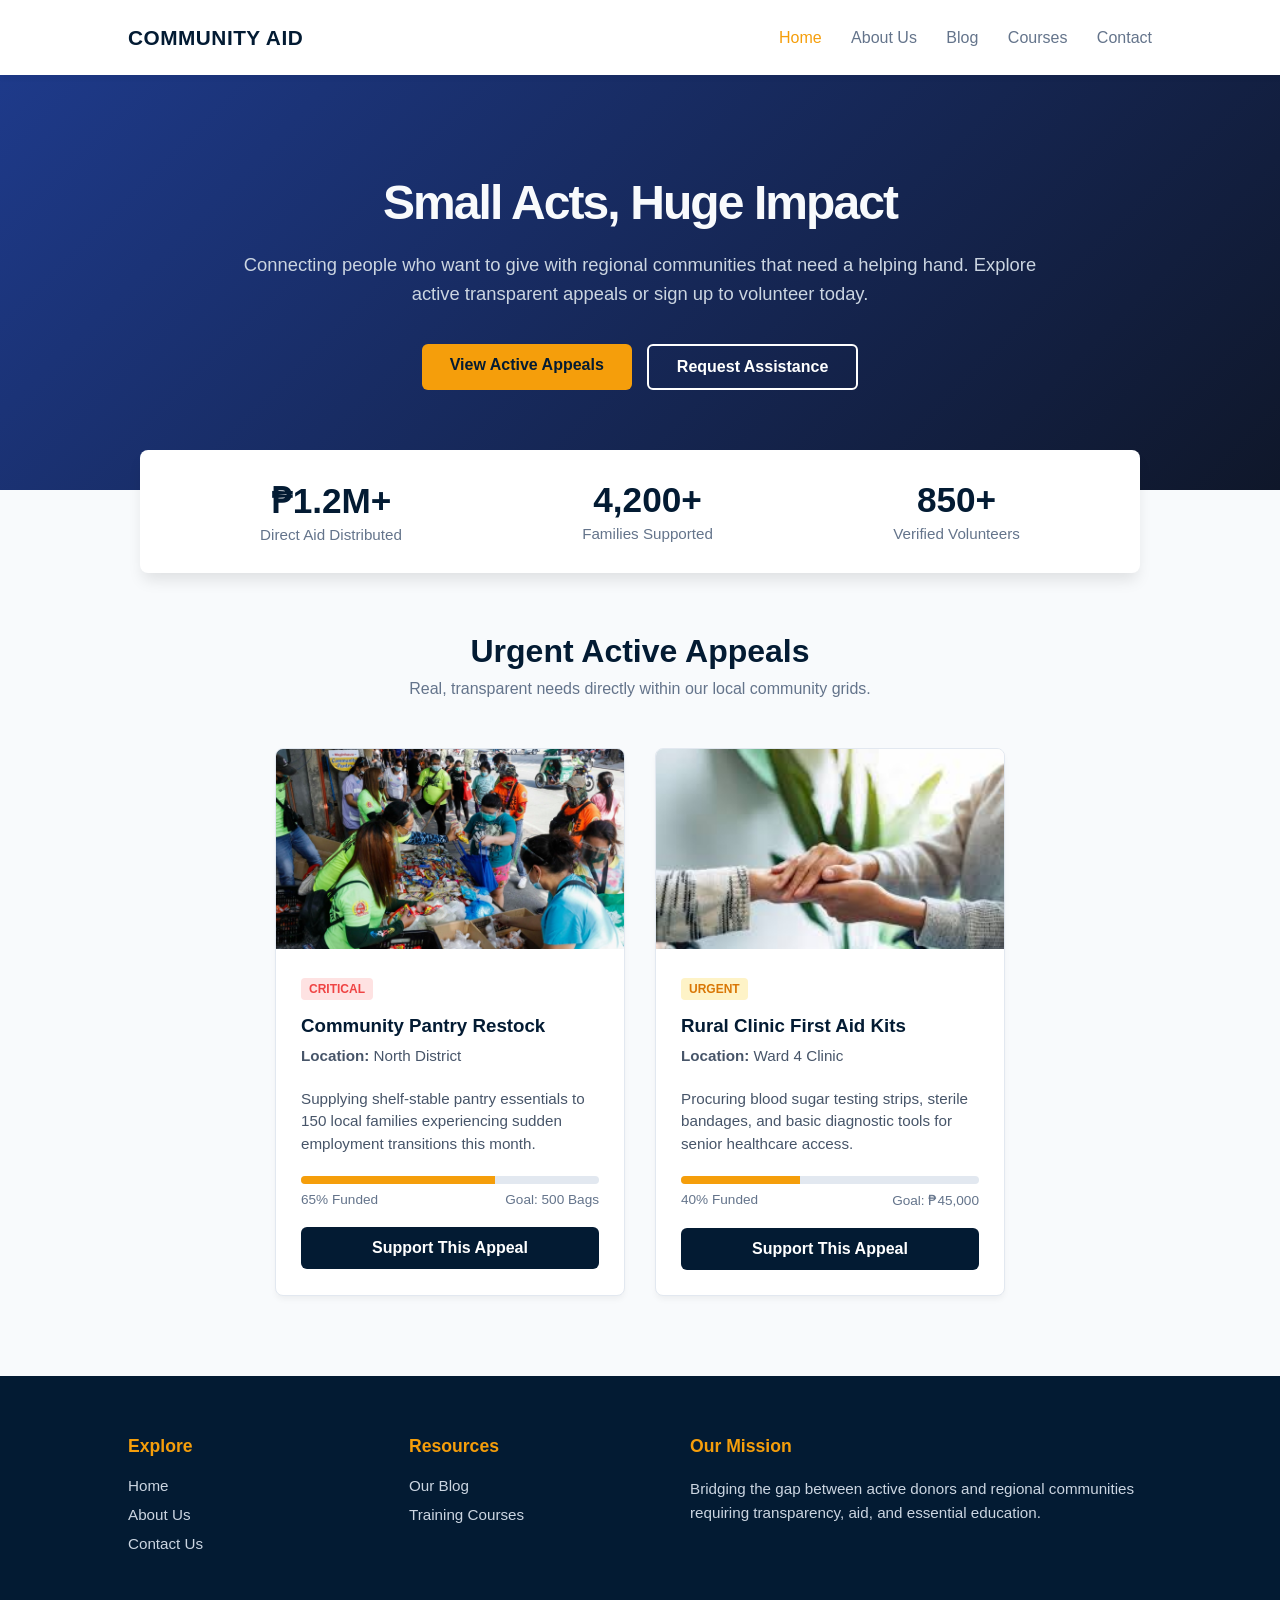
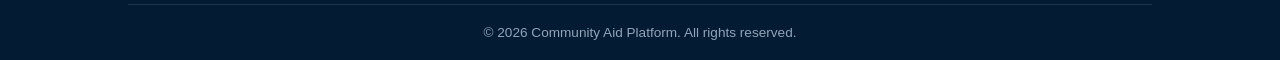
<file: index.html>
<!DOCTYPE html>
<html lang="en">
<head>
  <meta charset="UTF-8">
  <meta name="viewport" content="width=device-width, initial-scale=1.0">
  <title>Community Aid | Small Acts, Huge Impact</title>
  <link rel="stylesheet" href="style.css">
</head>
<body>

  <!-- Navigation Bar -->
  <nav class="navbar">
    <div class="logo">COMMUNITY AID</div>
    <div class="nav-links">
      <a href="index.html" class="active">Home</a>
      <a href="about.html">About Us</a>
      <a href="blog.html">Blog</a>
      <a href="Courses.html">Courses</a>
      <a href="Contact.html">Contact</a>
    </div>
  </nav>

  <!-- Hero Section -->
  <header class="hero">
    <div class="hero-content">
      <h1>Small Acts, Huge Impact</h1>
      <p>Connecting people who want to give with regional communities that need a helping hand. Explore active transparent appeals or sign up to volunteer today.</p>
      <div class="hero-btns">
        <a href="#appeals" class="btn btn-primary">View Active Appeals</a>
        <a href="Contact.html" class="btn btn-secondary">Request Assistance</a>
      </div>
    </div>
  </header>

  <!-- Impact Counter Banner -->
  <section class="metrics">
    <div class="metric-card"><h3>₱1.2M+</h3><p>Direct Aid Distributed</p></div>
    <div class="metric-card"><h3>4,200+</h3><p>Families Supported</p></div>
    <div class="metric-card"><h3>850+</h3><p>Verified Volunteers</p></div>
  </section>

  <!-- Urgent Appeals Grid Section -->
  <section id="appeals" class="appeals-section">
    <div class="section-header">
      <h2>Urgent Active Appeals</h2>
      <p>Real, transparent needs directly within our local community grids.</p>
    </div>
    <div class="grid">
      <div class="card">
        <img src="img/Food give.jpeg" alt="Food Distribution" class="card-img">
        <div class="card-body">
          <span class="badge badge-danger">Critical</span>
          <h3>Community Pantry Restock</h3>
          <p class="loc"><strong>Location:</strong> North District</p>
          <p>Supplying shelf-stable pantry essentials to 150 local families experiencing sudden employment transitions this month.</p>
          <div class="progress-bar"><div class="progress" style="width: 65%"></div></div>
          <div class="progress-txt"><span>65% Funded</span><span>Goal: 500 Bags</span></div>
          <a href="Contact.html" class="card-btn">Support This Appeal</a>
        </div>
      </div>
      <div class="card">
        <img src="img/help.jpg" alt="Medical clinic" class="card-img">
        <div class="card-body">
          <span class="badge badge-warning">Urgent</span>
          <h3>Rural Clinic First Aid Kits</h3>
          <p class="loc"><strong>Location:</strong> Ward 4 Clinic</p>
          <p>Procuring blood sugar testing strips, sterile bandages, and basic diagnostic tools for senior healthcare access.</p>
          <div class="progress-bar"><div class="progress" style="width: 40%"></div></div>
          <div class="progress-txt"><span>40% Funded</span><span>Goal: ₱45,000</span></div>
          <a href="Contact.html" class="card-btn">Support This Appeal</a>
        </div>
      </div>
    </div>
  </section>

  <!-- Global Footer Block -->
  <footer class="main-footer">
    <div class="footer-columns">
      <div class="footer-col">
        <h3>Explore</h3>
        <a href="index.html">Home</a>
        <a href="about.html">About Us</a>
        <a href="Contact.html">Contact Us</a>
      </div>
      <div class="footer-col">
        <h3>Resources</h3>
        <a href="blog.html">Our Blog</a>
        <a href="Courses.html">Training Courses</a>
      </div>
      <div class="footer-col mission-col">
        <h3>Our Mission</h3>
        <p>Bridging the gap between active donors and regional communities requiring transparency, aid, and essential education.</p>
      </div>
    </div>
    <div class="copyright">
      &copy; 2026 Community Aid Platform. All rights reserved.
    </div>
  </footer>

</body>
</html>
</file>
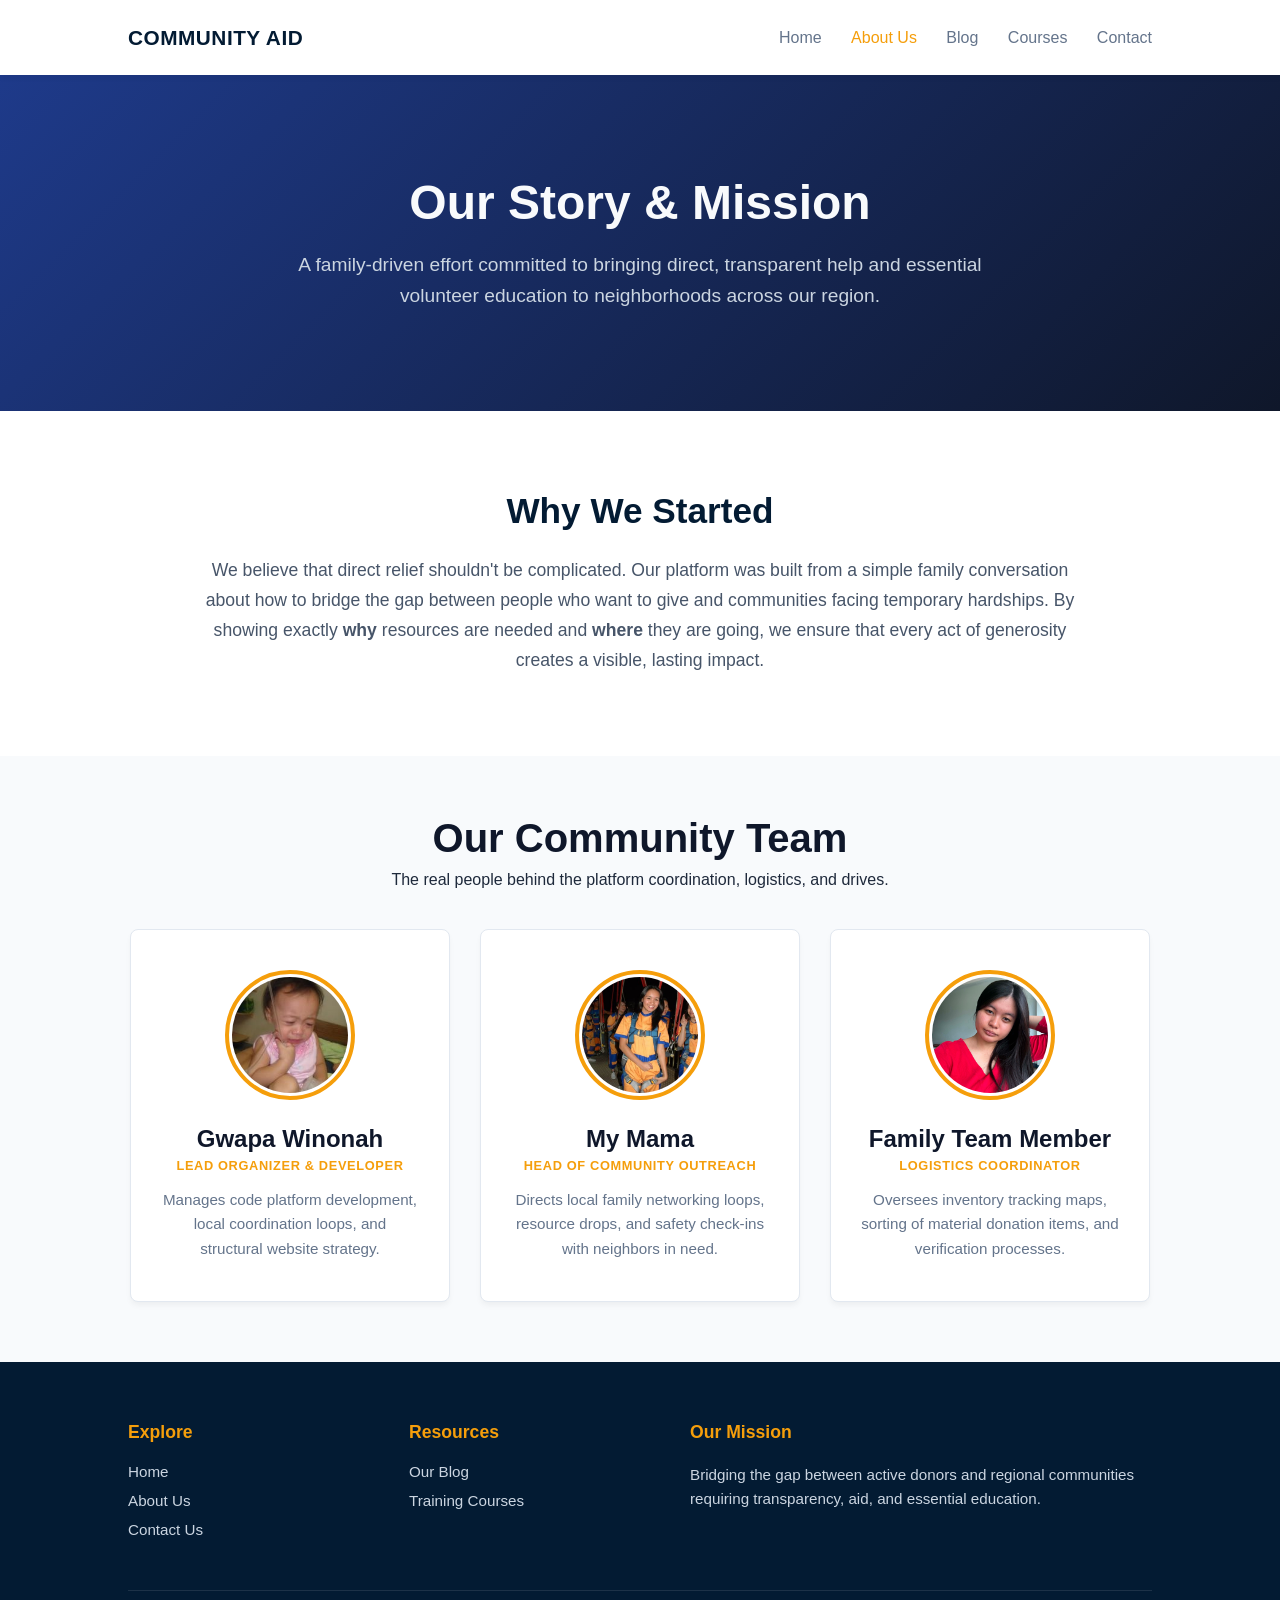
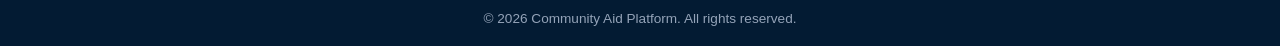
<file: about.html>
<!DOCTYPE html>
<html lang="en">
<head>
  <meta charset="UTF-8">
  <meta name="viewport" content="width=device-width, initial-scale=1.0">
  <title>About Us | Community Aid</title>
  <link rel="stylesheet" href="about-style.css">
</head>
<body>

  <!-- Navigation Bar -->
  <nav class="navbar">
    <div class="logo">COMMUNITY AID</div>
    <div class="nav-links">
      <a href="index.html">Home</a>
      <a href="about.html" class="active">About Us</a>
      <a href="blog.html">Blog</a>
      <a href="Courses.html">Courses</a>
      <a href="Contact.html">Contact</a>
    </div>
  </nav>

  <!-- Hero Section (Matches Design Request) -->
  <header class="about-hero">
    <div class="hero-content">
      <h1>Our Story & Mission</h1>
      <p>A family-driven effort committed to bringing direct, transparent help and essential volunteer education to neighborhoods across our region.</p>
    </div>
  </header>

  <!-- Mission Content Block -->
  <section class="story-section">
    <h2>Why We Started</h2>
    <p class="story-text">
      We believe that direct relief shouldn't be complicated. Our platform was built from a simple family conversation about how to bridge the gap between people who want to give and communities facing temporary hardships. By showing exactly <strong>why</strong> resources are needed and <strong>where</strong> they are going, we ensure that every act of generosity creates a visible, lasting impact.
    </p>
  </section>

  <!-- Community Team Grid (Matches Family Profile Snapshot) -->
  <section class="team-section">
    <h2>Our Community Team</h2>
    <p class="section-subtitle">The real people behind the platform coordination, logistics, and drives.</p>

    <div class="team-grid">
      <!-- Member 1 -->
      <div class="team-card">
        <div class="avatar-ring"><img src="img/cry.jpg" alt="Gwapa Winonah"></div>
        <h3>Gwapa Winonah</h3>
        <h4>Lead Organizer & Developer</h4>
        <p>Manages code platform development, local coordination loops, and structural website strategy.</p>
      </div>

      <!-- Member 2 -->
      <div class="team-card">
        <div class="avatar-ring"><img src="img/mami.jpg" alt="My Mama"></div>
        <h3>My Mama</h3>
        <h4>Head of Community Outreach</h4>
        <p>Directs local family networking loops, resource drops, and safety check-ins with neighbors in need.</p>
      </div>

      <!-- Member 3 -->
      <div class="team-card">
        <div class="avatar-ring"><img src="img/broke2.0.jpg" alt="Family Team Member"></div>
        <h3>Family Team Member</h3>
        <h4>Logistics Coordinator</h4>
        <p>Oversees inventory tracking maps, sorting of material donation items, and verification processes.</p>
      </div>
    </div>
  </section>

  <!-- Global Footer Block -->
  <footer class="main-footer">
    <div class="footer-columns">
      <div class="footer-col">
        <h3>Explore</h3>
        <a href="index.html">Home</a>
        <a href="about.html">About Us</a>
        <a href="Contact.html">Contact Us</a>
      </div>
      <div class="footer-col">
        <h3>Resources</h3>
        <a href="blog.html">Our Blog</a>
        <a href="Courses.html">Training Courses</a>
      </div>
      <div class="footer-col mission-col">
        <h3>Our Mission</h3>
        <p>Bridging the gap between active donors and regional communities requiring transparency, aid, and essential education.</p>
      </div>
    </div>
    <div class="copyright">
      &copy; 2026 Community Aid Platform. All rights reserved.
    </div>
  </footer>

</body>
</html>
</file>
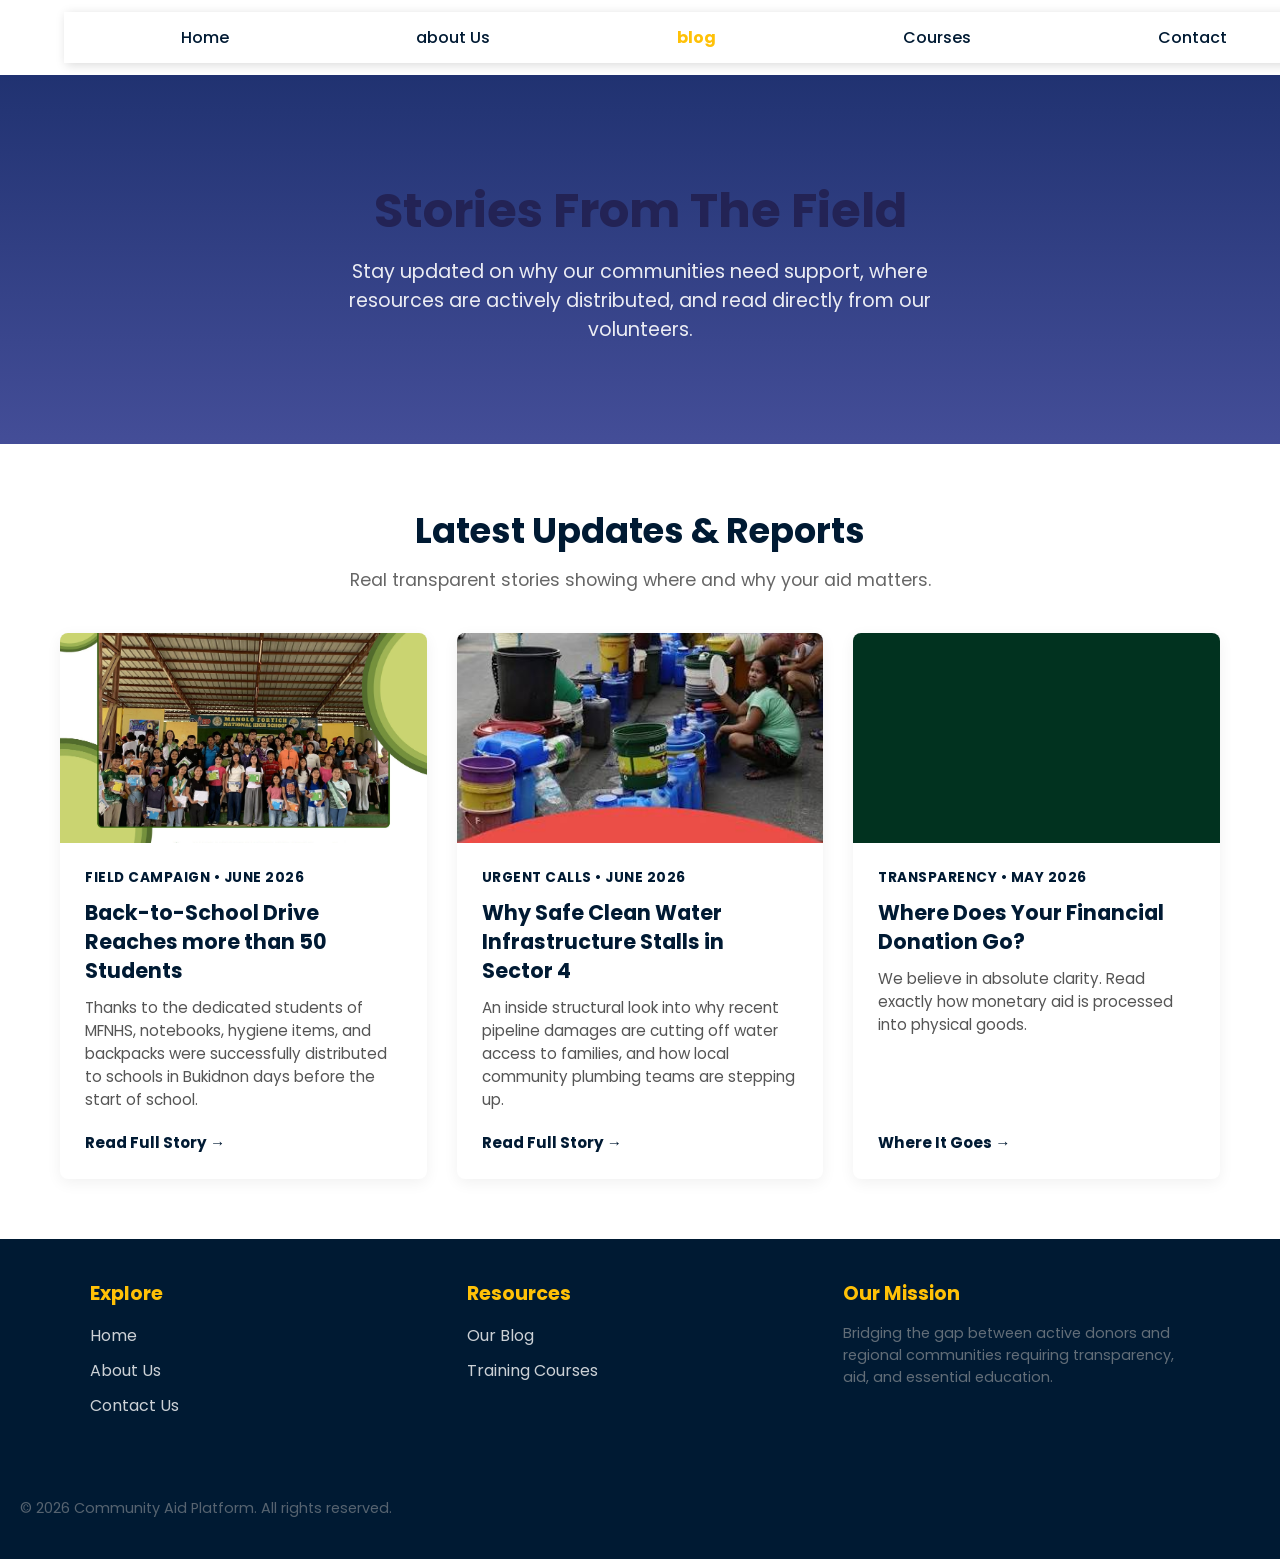
<file: blog.html>
<!DOCTYPE html>
<html lang="en">
<head>
    <meta charset="UTF-8">
    <meta name="viewport" content="width=device-width, initial-scale=1.0">
    <title>Field Blog & Stories - Community Aid</title>
    <link rel="stylesheet" href="Blog-Style.css"> 
    <style>
        .blog-hero {
            background: linear-gradient(rgba(4, 24, 95, 0.888), rgba(5, 18, 117, 0.75)), url('') no-repeat center center/cover;
            color: #ffffff;
            text-align: center;
            padding: 100px 20px;
        }	
        .blog-hero h1 { font-size: 3rem; margin-bottom: 10px; font-weight: bold; }
        .blog-hero p { font-size: 1.2rem; max-width: 600px; margin: 0 auto; opacity: 0.9; }
        
        .main-section { max-width: 1200px; margin: 60px auto; padding: 0 20px; text-align: center; }
        .section-title { font-size: 2.2rem; color: #001a33; margin-bottom: 10px; font-weight: bold; }
        .section-subtitle { font-size: 1.1rem; color: #666666; margin-bottom: 40px; }
        
        .grid-container {
            display: grid;
            grid-template-columns: repeat(auto-fit, minmax(320px, 1fr));
            gap: 30px;
            margin-bottom: 60px;
        }
        .blog-card {
            background: #ffffff;
            border-radius: 8px;
            box-shadow: 0 4px 15px rgba(0,0,0,0.06);
            overflow: hidden;
            text-align: left;
            display: flex;
            flex-direction: column;
        }
        .blog-img { width: 100%; height: 210px; object-fit: cover; }
        .blog-body { padding: 25px; flex-grow: 1; display: flex; flex-direction: column; }
        .blog-meta { color: #001a33; font-size: 0.85rem; font-weight: bold; margin-bottom: 10px; letter-spacing: 0.5px; }
        .blog-title { font-size: 1.3rem; color: #001a33; margin-bottom: 12px; font-weight: bold; line-height: 1.4; }
        .blog-desc { color: #555555; font-size: 0.95rem; line-height: 1.5; margin-bottom: 20px; }
        
        .read-more {
            color: #001a33;
            text-decoration: none;
            font-weight: bold;
            font-size: 0.95rem;
            margin-top: auto;
            display: inline-flex;
            align-items: center;
        }
        .read-more:hover { text-decoration: underline; color: #ffc107; }
        
        footer { background-color: #001a33; color: #ffffff; padding: 40px 20px; text-align: center; }
        .footer-grid { max-width: 1100px; margin: 0 auto 30px auto; display: grid; grid-template-columns: repeat(3, 1fr); gap: 30px; text-align: left; }
        @media (max-width: 768px) { .footer-grid { grid-template-columns: 1fr; text-align: center; } }
        .footer-col h4 { margin-bottom: 15px; font-size: 1.2rem; color: #ffc107; }
        .footer-col a { color: #ffffff; display: block; margin-bottom: 10px; text-decoration: none; opacity: 0.8; }
        .footer-col a:hover { opacity: 1; text-decoration: underline; }
    </style>
</head>
<body>

    <!-- NAV HEADER -->
    <header style="display: flex; justify-content: space-between; align-items: center; padding: 20px 5%; background: #ffffff; box-shadow: 0 2px 5px rgba(0,0,0,0.05);">
        <div class="logo" style="font-weight: bold; font-size: 1.5rem; color: #001a33;">COMMUNITY AID</div>
        <nav>
            <a href="index.html" style="margin: 0 15px; text-decoration: none; color: #001a33; font-weight: 500;">Home</a>
            <a href="about.html" style="margin: 0 15px; text-decoration: none; color: #001a33; font-weight: 500;">about Us</a>
            <a href="blog.html" style="margin: 0 15px; text-decoration: none; color: #ffc107; font-weight: bold;">blog</a>
            <a href="Courses.html" style="margin: 0 15px; text-decoration: none; color: #001a33; font-weight: 500;">Courses</a>
            <a href="Contact.html" style="margin: 0 15px; text-decoration: none; color: #001a33; font-weight: 500;">Contact</a>
        </nav>
    </header>

    <!-- HERO SECTION -->
    <section class="blog-hero">
        <h1>Stories From The Field</h1>
        <p>Stay updated on why our communities need support, where resources are actively distributed, and read directly from our volunteers.</p>
    </section>

    <!-- MAIN GRID SECTION -->
    <main class="main-section">
        <h2 class="section-title">Latest Updates & Reports</h2>
        <p class="section-subtitle">Real transparent stories showing where and why your aid matters.</p>
        
        <div class="grid-container">
            <!-- Post 1 -->
            <div class="blog-card">
                <img src="img/giving.jpg" alt="School drive" class="blog-img">
                <div class="blog-body">
                    <div class="blog-meta">FIELD CAMPAIGN • JUNE 2026</div>
                    <div class="blog-title">Back-to-School Drive Reaches more than 50 Students</div>
                    <p class="blog-desc">Thanks to the dedicated students of MFNHS, notebooks, hygiene items, and backpacks were successfully distributed to schools in Bukidnon days before the start of school.</p>
                    <a href="https://www.google.com/search?sca_esv=369c93141247d39f&sxsrf=APpeQntOkmXHo6e83T77kj3_rWB3V-Qvog%3A1782387381715&q=N%F0%9D%98%BC%F0%9D%99%86%F0%9D%98%BC%F0%9D%99%8F%F0%9D%98%BC%F0%9D%98%BD%F0%9D%99%8A%F0%9D%99%86+%F0%9D%99%89%F0%9D%98%BC%21+%F0%9F%92%99%F0%9F%93%9A%0D%0AThe+Project+Tabok+Donation+Drive+officially+concluded+on+June+5%2C+2026%2C+extending+support+to+more+than+50+student+beneficiaries+through+the+collective+efforts+and+generosity+of+our+community.%0D%0AThrough+this+initiative%2C+the+SSLG+of+Manolo+Fortich+continues+to+uphold+its+commitment+to+helping+learners+pursue+quality+education+despite+financial+challenges.+Every+donation%2C+no+matter+how+small%2C+became+a+bridge+toward+a+brighter+and+more+hopeful+school+year.%0D%0ABut+this+is+not+the+end.+It+is+only+the+beginning+of+a+continuing+journey+of+service%2C+solidarity%2C+and+student+empowerment.%0D%0A%F0%9D%90%8D%F0%9D%90%9A%F0%9D%90%A4%F0%9D%90%9A%F0%9D%90%AD%F0%9D%90%9A%F0%9D%90%9B%F0%9D%90%A8%F0%9D%90%A4+%F0%9D%90%A7%F0%9D%90%9A+%F0%9D%90%A9%F0%9D%90%9A%F0%9D%90%AB%F0%9D%90%9A+%F0%9D%90%AC%F0%9D%90%9A+%F0%9D%90%AC%F0%9D%90%AE%F0%9D%90%A7%F0%9D%90%A8%F0%9D%90%9D+%F0%9D%90%A7%F0%9D%90%A0%F0%9D%90%9A+%F0%9D%90%A9%F0%9D%90%9A%F0%9D%90%AC%F0%9D%90%AE%F0%9D%90%A4%F0%9D%90%9A%F0%9D%90%A7.+%F0%9D%90%8F%F0%9D%90%9A%F0%9D%90%9D%F0%9D%90%9A%F0%9D%90%B2%F0%9D%90%A8%F0%9D%90%A7+%F0%9D%90%9A%F0%9D%90%A7%F0%9D%90%A0+%F0%9D%90%A9%F0%9D%90%9A%F0%9D%90%A0%F0%9D%90%AD%F0%9D%90%9A%F0%9D%90%9B%F0%9D%90%9A%F0%9D%90%A7%F0%9D%90%A0%2C+%F0%9D%90%A9%F0%9D%90%9A%F0%9D%90%9D%F0%9D%90%9A%F0%9D%90%B2%F0%9D%90%A8%F0%9D%90%A7+%F0%9D%90%9A%F0%9D%90%A7%F0%9D%90%A0+%F0%9D%90%A9%F0%9D%90%9A%F0%9D%90%A0%F0%9D%90%A5%F0%9D%90%9A%F0%9D%90%AE%F0%9D%90%A6.&source=lnms&fbs=[base64]&sa=X&ved=2ahUKEwiKt_S1pqKVAxVUiK8BHf0OHxoQ0pQJegQIEBAB&biw=1536&bih=826&dpr=1.25" class="read-more">Read Full Story →</a>
                </div>
            </div>

            <!-- Post 2 -->
            <div class="blog-card">
                <img src="img/wateraway.jpg" alt="Water project" class="blog-img">
                <div class="blog-body">
                    <div class="blog-meta">URGENT CALLS • JUNE 2026</div>
                    <div class="blog-title">Why Safe Clean Water Infrastructure Stalls in Sector 4</div>
                    <p class="blog-desc">An inside structural look into why recent pipeline damages are cutting off water access to families, and how local community plumbing teams are stepping up.</p>
                    <a href="https://www.facebook.com/ManilaBulletin/posts/as-a-broken-pipeline-cut-water-supply-across-parts-of-tondo-residents-found-ways/1426634419504760/" class="read-more">Read Full Story →</a>
                </div>
            </div>

            <!-- Post 3 -->
            <div class="blog-card">
                <img src="img/2480x3508-dark-green-solid-color-background.jpg" alt="Transparency" class="blog-img">
                <div class="blog-body">
                    <div class="blog-meta">TRANSPARENCY • MAY 2026</div>
                    <div class="blog-title">Where Does Your Financial Donation Go?</div>
                    <p class="blog-desc">We believe in absolute clarity. Read exactly how monetary aid is processed into physical goods.</p>
                    <a href="https://www.facebook.com/nonah.jabutay" class="read-more">Where It Goes →</a>
                </div>
            </div>
        </div>
    </main>

    <!-- FOOTER -->
    <footer>
        <div class="footer-grid">
            <div class="footer-col">
                <h4>Explore</h4>
                <a href="index.html">Home</a>
                <a href="about.html">About Us</a>
                <a href="contact.html">Contact Us</a>
            </div>
            <div class="footer-col">
                <h4>Resources</h4>
                <a href="blog.html">Our Blog</a>
                <a href="courses.html">Training Courses</a>
            </div>
            <div class="footer-col">
                <h4>Our Mission</h4>
                <p style="font-size: 0.9rem; opacity: 0.8; line-height: 1.5; margin: 0;">Bridging the gap between active donors and regional communities requiring transparency, aid, and essential education.</p>
            </div>
        </div>
        <hr style="border: 0; border-top: 1px solid rgba(255,255,255,0.1); margin-bottom: 20px;">
        <p style="font-size: 0.9rem; opacity: 0.7; margin: 0;">&copy; 2026 Community Aid Platform. All rights reserved.</p>
    </footer>

</body>
</html>
</file>
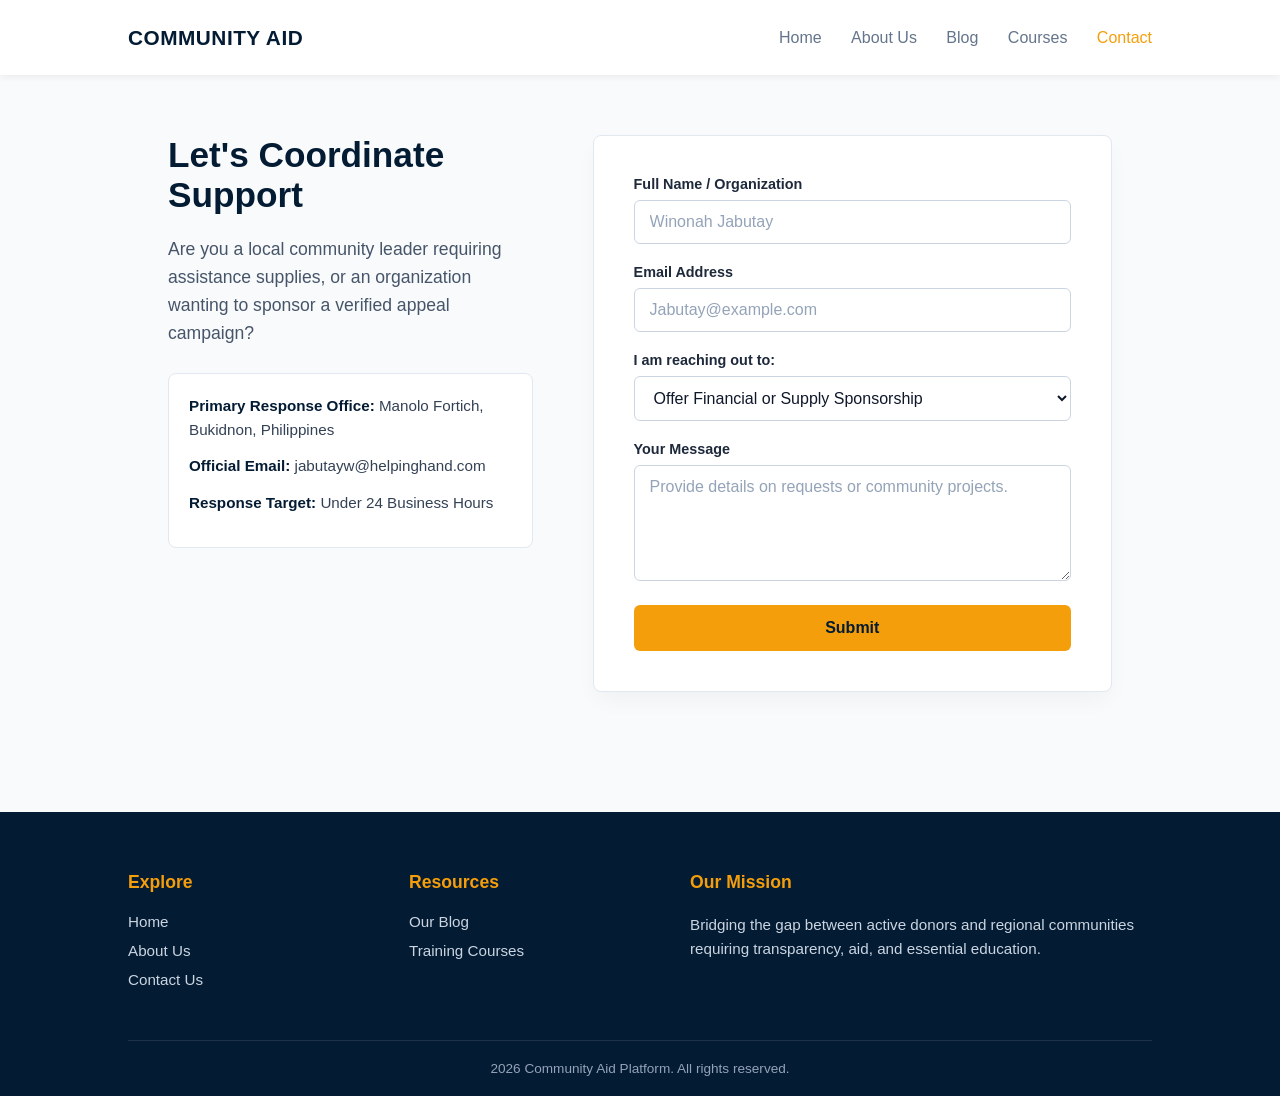
<file: Contact.html>
<!DOCTYPE html>
<html lang="en">
<head>
  <meta charset="UTF-8">
  <meta name="viewport" content="width=device-width, initial-scale=1.0">
  <title>Contact Us | Community Aid</title>
 <!-- Change the lower-case c to a capital C to match your file name exactly -->
<link rel="stylesheet" href="Contact-Style.css">
</head>
<body>

  <!-- Navigation Bar -->
  <nav class="navbar">
    <div class="logo">COMMUNITY AID</div>
    <div class="nav-links">
      <a href="index.html">Home</a>
      <a href="about.html">About Us</a>
      <a href="blog.html">Blog</a>
      <a href="Courses.html">Courses</a>
      <a href="Contact.html" class="active">Contact</a>
    </div>
  </nav>

  <!-- Form Layout Container -->
  <section class="contact-container">
    <div class="contact-info-panel">
      <h2>Let's Coordinate Support</h2>
      <p>Are you a local community leader requiring assistance supplies, or an organization wanting to sponsor a verified appeal campaign?</p>
      <div class="info-meta">
        <p><strong>Primary Response Office:</strong> Manolo Fortich, Bukidnon, Philippines</p>
        <p><strong>Official Email:</strong> jabutayw@helpinghand.com</p>
        <p><strong>Response Target:</strong> Under 24 Business Hours</p>
      </div>
    </div>

    <!-- Connected Formspree Panel (Fully Functional) -->
    <div class="form-panel">
      <form action="https://formspree.io/f/maqgovgy" method="POST">
        
        <div class="form-group">
          <label for="name">Full Name / Organization</label>
          <!-- The name attribute dictates the label text inside the email notification -->
          <input type="text" id="name" name="Full Name" placeholder="Winonah Jabutay" required>
        </div>
        
        <div class="form-group">
          <label for="email">Email Address</label>
          <input type="email" id="email" name="_replyto" placeholder="Jabutay@example.com" required>
        </div>
        
        <div class="form-group">
          <label for="type">I am reaching out to:</label>
          <select id="type" name="Inquiry Type">
            <option value="Sponsorship">Offer Financial or Supply Sponsorship</option>
            <option value="Aid Request">Request Emergency Community Aid</option>
            <option value="Volunteer">Enroll in Volunteer Field Teams</option>
            <option value="General">General Support Inquiry</option>
			<option value="Other">Other</option>
          </select>
        </div>
        
        <div class="form-group">
          <label for="msg">Your Message</label>
          <textarea id="msg" name="Message Content" rows="5" placeholder="Provide details on requests or community projects." required></textarea>
        </div>

    
        <input type="text" name="_gotcha" style="display:none">

        <button type="submit" class="submit-btn">Submit</button>
      </form>
    </div>
  </section>

 
  <footer class="main-footer">
    <div class="footer-columns">
      <div class="footer-col">
        <h3>Explore</h3>
        <a href="index.html">Home</a>
        <a href="about.html">About Us</a>
        <a href="Contact.html">Contact Us</a>
      </div>
      <div class="footer-col">
        <h3>Resources</h3>
        <a href="blog.html">Our Blog</a>
        <a href="Courses.html">Training Courses</a>
      </div>
      <div class="footer-col mission-col">
        <h3>Our Mission</h3>
        <p>Bridging the gap between active donors and regional communities requiring transparency, aid, and essential education.</p>
      </div>
    </div>
    <div class="copyright">
     2026 Community Aid Platform. All rights reserved.
    </div>
  </footer>

</body>
</html>
</file>
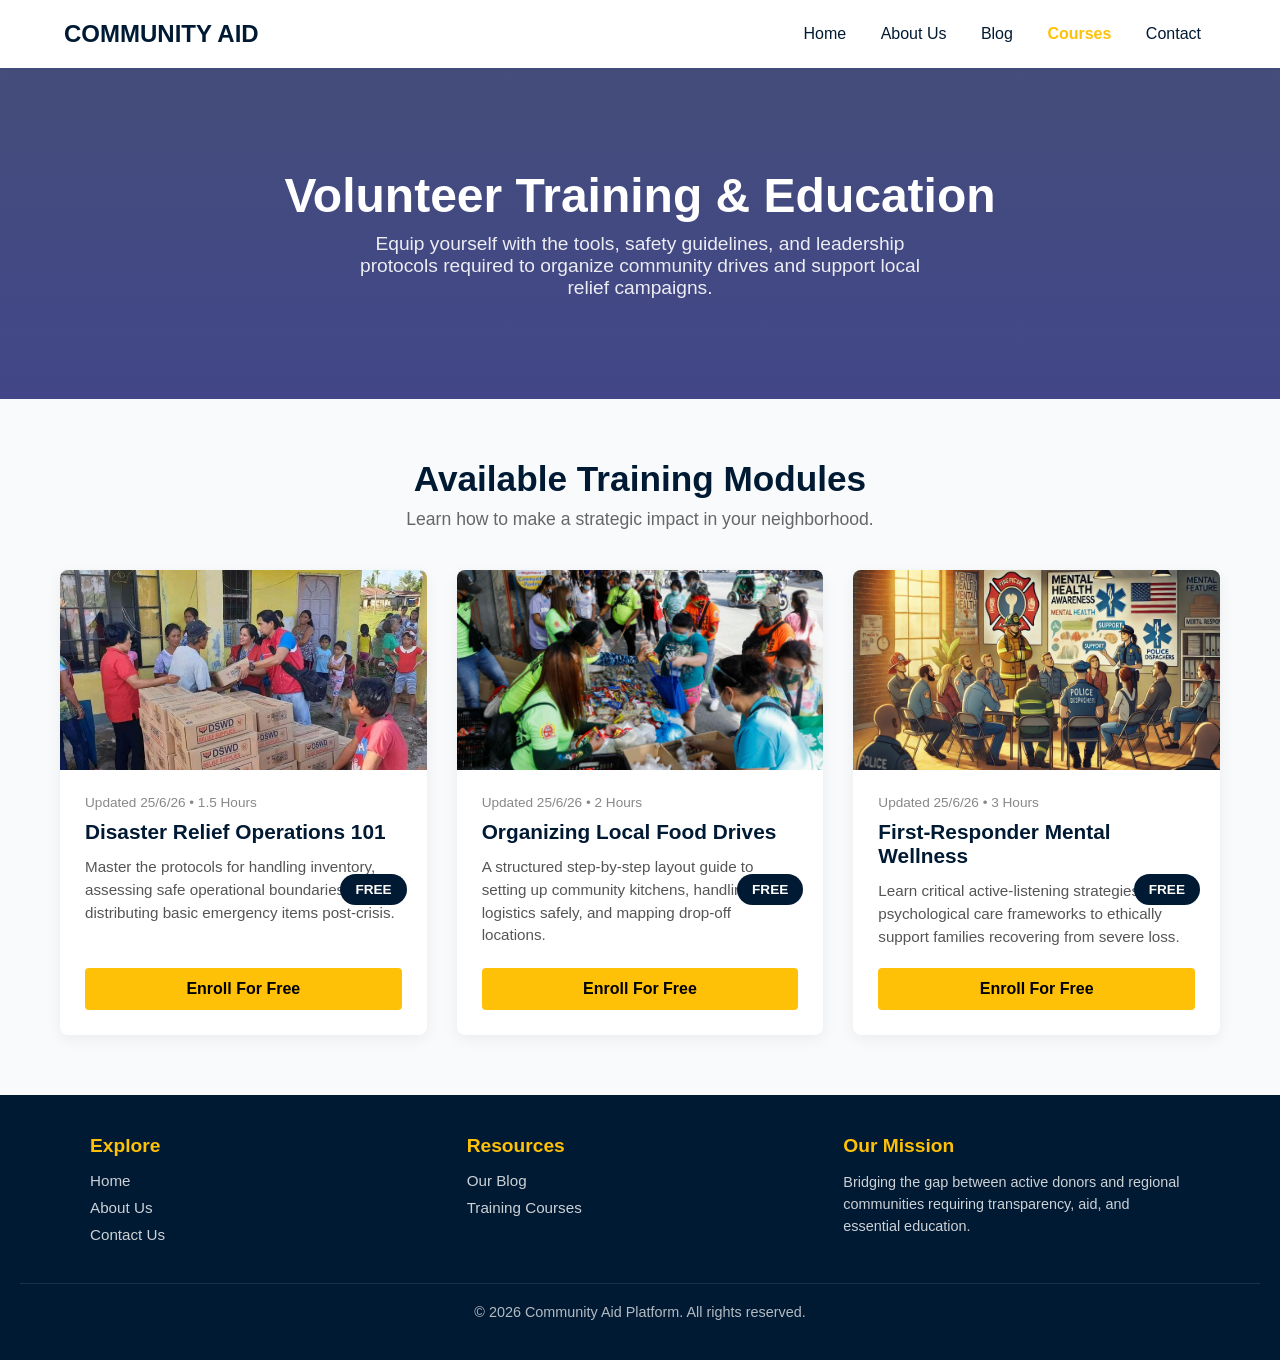
<file: Courses.html>
<!DOCTYPE html>
<html lang="en">
<head>
    <meta charset="UTF-8">
    <meta name="viewport" content="width=device-width, initial-scale=1.0">
    <title>Volunteer Training Courses - Community Aid</title>
    <link rel="stylesheet" href="style.css"> 
    <style>
        .courses-hero {
            background: linear-gradient(rgba(8, 19, 79, 0.75), rgba(5, 10, 98, 0.75)), url('https://unsplash.com') no-repeat center center/cover;
            color: #ffffff;
            text-align: center;
            padding: 100px 20px;
        }
        .courses-hero h1 { font-size: 3rem; margin-bottom: 10px; font-weight: bold; }
        .courses-hero p { font-size: 1.2rem; max-width: 600px; margin: 0 auto; opacity: 0.9; }
        
        .main-section { max-width: 1200px; margin: 60px auto; padding: 0 20px; text-align: center; }
        .section-title { font-size: 2.2rem; color: #001a33; margin-bottom: 10px; font-weight: bold; }
        .section-subtitle { font-size: 1.1rem; color: #666666; margin-bottom: 40px; }
        
        .grid-container {
            display: grid;
            grid-template-columns: repeat(auto-fit, minmax(320px, 1fr));
            gap: 30px;
            margin-bottom: 60px;
        }
        .course-card {
            background: #ffffff;
            border-radius: 8px;
            box-shadow: 0 4px 15px rgba(0,0,0,0.06);
            overflow: hidden;
            text-align: left;
            position: relative;
            display: flex;
            flex-direction: column;
        }
        .course-img { width: 100%; height: 200px; object-fit: cover; }
        .course-body { padding: 25px; flex-grow: 1; display: flex; flex-direction: column; }
        .course-meta { color: #888888; font-size: 0.85rem; margin-bottom: 10px; }
        .course-title { font-size: 1.3rem; color: #001a33; margin-bottom: 12px; font-weight: bold; }
        .course-desc { color: #555555; font-size: 0.95rem; line-height: 1.5; margin-bottom: 20px; }
        
        .badge-pill {
            position: absolute;
            bottom: 130px;
            right: 20px;
            background: #001a33;
            color: #ffffff;
            padding: 8px 15px;
            border-radius: 50px;
            font-size: 0.85rem;
            font-weight: bold;
        }
        .card-btn {
            background: #ffc107;
            color: #000000;
            text-align: center;
            padding: 12px;
            border-radius: 4px;
            text-decoration: none;
            font-weight: bold;
            margin-top: auto;
            transition: background 0.2s;
        }
        .card-btn:hover { background: #e0a800; }
        
        footer { background-color: #001a33; color: #ffffff; padding: 40px 20px; text-align: center; }
        .footer-grid { max-width: 1100px; margin: 0 auto 30px auto; display: grid; grid-template-columns: repeat(3, 1fr); gap: 30px; text-align: left; }
        @media (max-width: 768px) { .footer-grid { grid-template-columns: 1fr; text-align: center; } }
        .footer-col h4 { margin-bottom: 15px; font-size: 1.2rem; color: #ffc107; }
        .footer-col a { color: #ffffff; display: block; margin-bottom: 10px; text-decoration: none; opacity: 0.8; }
        .footer-col a:hover { opacity: 1; text-decoration: underline; }
    </style>
</head>
<body>

    <!-- NAV HEADER -->
    <header style="display: flex; justify-content: space-between; align-items: center; padding: 20px 5%; background: #ffffff; box-shadow: 0 2px 5px rgba(0,0,0,0.05);">
        <div class="logo" style="font-weight: bold; font-size: 1.5rem; color: #001a33;">COMMUNITY AID</div>
        <nav>
            <a href="index.html" style="margin: 0 15px; text-decoration: none; color: #001a33; font-weight: 500;">Home</a>
            <a href="about.html" style="margin: 0 15px; text-decoration: none; color: #001a33; font-weight: 500;">About Us</a>
            <a href="blog.html" style="margin: 0 15px; text-decoration: none; color: #001a33; font-weight: 500;">Blog</a>
            <a href="courses.html" style="margin: 0 15px; text-decoration: none; color: #ffc107; font-weight: bold;">Courses</a>
            <a href="contact.html" style="margin: 0 15px; text-decoration: none; color: #001a33; font-weight: 500;">Contact</a>
        </nav>
    </header>

    <!-- HERO SECTION -->
    <section class="courses-hero">
        <h1>Volunteer Training & Education</h1>
        <p>Equip yourself with the tools, safety guidelines, and leadership protocols required to organize community drives and support local relief campaigns.</p>
    </section>

    <!-- MAIN GRID SECTION -->
    <main class="main-section">
        <h2 class="section-title">Available Training Modules</h2>
        <p class="section-subtitle">Learn how to make a strategic impact in your neighborhood.</p>
        
        <div class="grid-container">
            <!-- Course 1 -->
            <div class="course-card">
                <img src="img/help111.jpg" alt="Disaster Relief" class="course-img">
                <div class="badge-pill">FREE</div>
                <div class="course-body">
                    <div class="course-meta">Updated 25/6/26 • 1.5 Hours</div>
                    <div class="course-title">Disaster Relief Operations 101</div>
                    <p class="course-desc">Master the protocols for handling inventory, assessing safe operational boundaries, and distributing basic emergency items post-crisis.</p>
                    <a href="#" class="card-btn">Enroll For Free</a>
                </div>
            </div>

            <!-- Course 2 -->
            <div class="course-card">
                <img src="img/Food give.jpeg" alt="Food Drive" class="course-img">
                <div class="badge-pill">FREE</div>
                <div class="course-body">
                    <div class="course-meta">Updated 25/6/26 • 2 Hours</div>
                    <div class="course-title">Organizing Local Food Drives</div>
                    <p class="course-desc">A structured step-by-step layout guide to setting up community kitchens, handling logistics safely, and mapping drop-off locations.</p>
                    <a href="#" class="card-btn">Enroll For Free</a>
                </div>
            </div>

            <!-- Course 3 -->
            <div class="course-card">
                <img src="img/DALL·E-2024-12-01-08.05.43-A-wide-feature-image-illustrating-the-importance-of-mental-health-awareness-in-first-responder-training.-The-scene-features-a-diverse-group-of-first-r.webp" alt="Counseling" class="course-img">
                <div class="badge-pill">FREE</div>
                <div class="course-body">
                    <div class="course-meta">Updated 25/6/26 • 3 Hours</div>
                    <div class="course-title">First-Responder Mental Wellness</div>
                    <p class="course-desc">Learn critical active-listening strategies and psychological care frameworks to ethically support families recovering from severe loss.</p>
                    <a href="#" class="card-btn">Enroll For Free</a>
                </div>
            </div>
        </div>
    </main>

    <!-- FOOTER -->
    <footer>
        <div class="footer-grid">
            <div class="footer-col">
                <h4>Explore</h4>
                <a href="index.html">Home</a>
                <a href="about.html">About Us</a>
                <a href="contact.html">Contact Us</a>
            </div>
            <div class="footer-col">
                <h4>Resources</h4>
                <a href="blog.html">Our Blog</a>
                <a href="courses.html">Training Courses</a>
            </div>
            <div class="footer-col">
                <h4>Our Mission</h4>
                <p style="font-size: 0.9rem; opacity: 0.8; line-height: 1.5; margin: 0;">Bridging the gap between active donors and regional communities requiring transparency, aid, and essential education.</p>
            </div>
        </div>
        <hr style="border: 0; border-top: 1px solid rgba(255,255,255,0.1); margin-bottom: 20px;">
        <p style="font-size: 0.9rem; opacity: 0.7; margin: 0;">&copy; 2026 Community Aid Platform. All rights reserved.</p>
    </footer>

</body>
</html>
</file>
<file: style.css>
:root {
  --primary: #f59e0b;
  --dark-navy: #031b33;
  --bg-gradient: linear-gradient(135deg, #1e3a8a 0%, #0f172a 100%);
  --text-dark: #1e293b;
  --text-slate: #64748b;
}

* { 
  margin: 0; 
  padding: 0; 
  box-sizing: border-box; 
  font-family: 'Segoe UI', Tahoma, Geneva, Verdana, sans-serif; 
}

html, body { 
  background-color: #f8fafc; 
  color: var(--text-dark); 
  scroll-behavior: smooth; 
  /* Pure CSS Pointer Override */
  cursor: url('https://postimg.cc'), auto;
}

/* Hover Pointer Swap Configuration */
a, button, select, textarea, input, .card, .btn, .card-btn, .c-card, .team-card { 
  cursor: url('https://postimg.cc'), pointer !important; 
}

/* ========================================================
   NAVIGATION MENU BAR
   ======================================================== */
.navbar {
  height: 75px;
  background: #ffffff;
  display: flex;
  justify-content: space-between;
  align-items: center;
  padding: 0 10%;
  box-shadow: 0 4px 6px -1px rgba(0,0,0,0.05);
  position: sticky;
  top: 0;
  z-index: 100;
}
.navbar .logo { font-size: 1.3rem; font-weight: 700; color: var(--dark-navy); letter-spacing: 0.5px; }
.nav-links a { text-decoration: none; color: var(--text-slate); margin-left: 25px; font-weight: 500; transition: 0.2s; }
.nav-links a:hover, .nav-links a.active { color: var(--primary); }

/* ========================================================
   HERO HEADERS (INDEX SETUP)
   ======================================================== */
.hero { background: var(--bg-gradient); padding: 100px 10%; text-align: center; color: #f8fafc; }
.hero-content { max-width: 800px; margin: 0 auto; }
.hero h1 { font-size: 3rem; margin-bottom: 20px; font-weight: 800; letter-spacing: -0.04em; }
.hero p { font-size: 1.15rem; line-height: 1.6; margin-bottom: 35px; color: #cbd5e1; }
.hero-btns { display: flex; justify-content: center; gap: 15px; }

/* REUSABLE ACTIONS BUTTONS */
.btn { padding: 12px 28px; border-radius: 6px; font-weight: 600; text-decoration: none; transition: 0.2s; }
.btn-primary { background: var(--primary); color: var(--dark-navy); }
.btn-primary:hover { background: #d97706; }
.btn-secondary { border: 2px solid #ffffff; color: #ffffff; }
.btn-secondary:hover { background: #ffffff; color: var(--dark-navy); }

/* MEASURABLE STATISTICS GRID CONTAINER */
.metrics { display: flex; justify-content: space-around; max-width: 1000px; margin: -40px auto 60px auto; background: #ffffff; padding: 30px; border-radius: 8px; box-shadow: 0 10px 15px -3px rgba(0,0,0,0.1); text-align: center; }
.metric-card h3 { font-size: 2.2rem; color: var(--dark-navy); margin-bottom: 5px; }
.metric-card p { color: var(--text-slate); font-size: 0.95rem; font-weight: 500; }

/* ========================================================
   CAMPAIGN APPEALS GRID
   ======================================================== */
.appeals-section { padding: 0 10% 80px 10%; }
.section-header { text-align: center; margin-bottom: 50px; }
.section-header h2 { font-size: 2rem; color: var(--dark-navy); margin-bottom: 10px; }
.section-header p { color: var(--text-slate); }

.grid { display: flex; gap: 30px; justify-content: center; flex-wrap: wrap; }
.card { background: #ffffff; border-radius: 8px; width: 350px; overflow: hidden; box-shadow: 0 4px 6px -1px rgba(0,0,0,0.05); border: 1px solid #e2e8f0; }
.card-img { width: 100%; height: 200px; object-fit: cover; }
.card-body { padding: 25px; }

.badge { display: inline-block; padding: 4px 8px; font-size: 0.75rem; font-weight: 700; border-radius: 4px; text-transform: uppercase; margin-bottom: 15px; }
.badge-danger { background: #fee2e2; color: #ef4444; }
.badge-warning { background: #fef3c7; color: #d97706; }

.card h3 { margin-bottom: 8px; color: var(--dark-navy); }
.loc { font-size: 0.85rem; color: var(--text-slate); margin-bottom: 15px; }
.card p { font-size: 0.95rem; line-height: 1.5; color: #475569; margin-bottom: 20px; }

.progress-bar { background: #e2e8f0; height: 8px; border-radius: 4px; overflow: hidden; margin-bottom: 8px; }
.progress { background: var(--primary); height: 100%; }
.progress-txt { display: flex; justify-content: space-between; font-size: 0.85rem; color: var(--text-slate); margin-bottom: 20px; font-weight: 500; }

.card-btn { display: block; text-align: center; background: var(--dark-navy); color: #ffffff; padding: 12px; text-decoration: none; border-radius: 6px; font-weight: 600; transition: 0.2s; }
.card-btn:hover { background: var(--primary); color: var(--dark-navy); }

/* ========================================================
   SHARED SLATE FOOTER COMPONENT
   ======================================================== */
.main-footer { background-color: var(--dark-navy); color: #ffffff; padding: 60px 10% 20px 10%; }
.footer-columns { display: flex; gap: 50px; justify-content: space-between; flex-wrap: wrap; margin-bottom: 40px; }
.footer-col { flex: 1; min-width: 200px; display: flex; flex-direction: column; }
.footer-col h3 { color: var(--primary); font-size: 1.1rem; margin-bottom: 20px; }
.footer-col a { color: #cbd5e1; text-decoration: none; margin-bottom: 12px; font-size: 0.95rem; transition: color 0.2s; }
.footer-col a:hover { color: var(--primary); }
.mission-col { flex: 2; min-width: 280px; }
.mission-col p { color: #cbd5e1; line-height: 1.6; font-size: 0.95rem; }
.copyright { border-top: 1px solid rgba(255,255,255,0.1); padding-top: 20px; text-align: center; color: #94a3b8; font-size: 0.85rem; }
</file>
<file: about-style.css>
@import url('style.css');

.about-hero {
  background: var(--bg-gradient);
  padding: 100px 10%;
  text-align: center;
  color: #f8fafc;
}
.about-hero h1 { font-size: 3rem; margin-bottom: 20px; font-weight: 700; }
.about-hero p { font-size: 1.2rem; line-height: 1.6; max-width: 750px; margin: 0 auto; color: #cbd5e1; }

.story-section { padding: 80px 15%; text-align: center; background-color: #ffffff; }
.story-section h2 { font-size: 2.2rem; color: var(--dark-navy); margin-bottom: 25px; font-weight: 700; }
.story-text { font-size: 1.1rem; line-height: 1.7; color: #475569; max-width: 900px; margin: 0 auto; }

.team-section { padding: 60px 10%; text-align: center; background-color: #f8fafc; }
.team-section h2 { font-size: 2.5rem; font-weight: 700; color: #0f172a; margin-bottom: 10px; }
.team-grid { display: flex; gap: 30px; justify-content: center; flex-wrap: wrap; margin-top: 40px; }
.team-card { background: #ffffff; padding: 40px 30px; border-radius: 8px; width: 320px; box-shadow: 0 4px 6px -1px rgba(0,0,0,0.05); border: 1px solid #e2e8f0; }

.avatar-ring { width: 130px; height: 130px; margin: 0 auto 25px auto; border-radius: 50%; border: 4px solid var(--primary); padding: 3px; overflow: hidden; }
.avatar-ring img { width: 100%; height: 100%; object-fit: cover; border-radius: 50%; }

.team-card h3 { font-size: 1.5rem; color: #0f172a; margin-bottom: 5px; }
.team-card h4 { font-size: 0.8rem; color: var(--primary); font-weight: 700; text-transform: uppercase; letter-spacing: 0.05em; margin-bottom: 15px; }
.team-card p { color: var(--text-slate); font-size: 0.95rem; line-height: 1.6; }
</file>
<file: Blog-Style.css>
@import url('https://fonts.googleapis.com/css2?family=Inter:wght@100;200;300;400;500&family=Poppins:ital,wght@0,100;0,200;0,300;0,400;0,500;0,600;0,700;0,800;0,900;1,700;1,800;1,900&display=swap');

*
{
	margin: 0;
	padding: 0;
	box-sizing: border-box;
}

body
{
	font-family: 'Poppins', sans-serif;
}

h1
{
	font-size: 2.5rem;
	font-weight: 700;
	color: rgb(35, 35, 85);
}

span
{
	font-size: .9rem;
}

h6
{
	font-size: 1.1rem;
	color: rgb(7, 39, 30);
}


/*------------- Navigation style start ------------*/
nav
{
	position: fixed;
	width: 100%;
	background-color: #fff;
	display: flex;
	justify-content: space-between;
	align-items: center;
	padding: 1vw 8vw;
	box-shadow: 2px 2px 10px rgba(0, 0, 0, 0.15);
	z-index: 1;
}

nav .logo
{
	width: 150px;
	cursor: pointer;
}

nav .navigation
{
	display: flex;
}

#menu-btn
{
	width: 30px;
	height: 30px;
	display: none;
}

#menu-close
{
	display: none;
}

nav .navigation ul
{
	display: flex;
	justify-content: flex-end;
	align-items: center;
}

nav .navigation ul li
{
	list-style: none;
	margin-left: 30px;
}

nav .navigation ul li a
{
	text-decoration: none;
	color: rgb(21, 21, 100);
	font-size: 16px;
	font-weight: 500;
	transition: 0.3s ease;
}

nav .navigation ul li a.active,
nav .navigation ul li a:hover
{
	color: #FDC93B;

}
/*------------- Navigation style end ------------*/



/*------------- Hero section styling start --------------*/
#home
{
	background-image: linear-gradient(rgba(10, 50, 22, 0.923), rgba(9, 34, 43, 0.7)), url("img/help.jpg");
	width: 100%;
	height: 100vh;
	background-size: cover;
	background-position: center center;
	display: flex;
	flex-direction: column;
	justify-content: center;
	align-items: center;
	text-align: center;
	padding-top: 40px;
}

#home h2
{
	color: #fff;
	font-size: 2.2rem;
	letter-spacing: 1px;
}

#home p
{
	width: 50%;
	color: #fff;
	font-size: 0.9rem;
	line-height: 25px;
}

#home .btn
{
	margin-top: 30px;
}

#home a
{
	text-decoration: none;
	font-size: 0.9rem;
	padding: 13px 35px;
	background-color: #fff;
	font-weight: 600;
	border-radius: 5px;
}

#home a.blue
{
	color: #fff;
	background: rgb(21, 21, 100);
	transition: 0.3s ease;
}

#home a.blue:hover
{
	color: rgb(21, 21, 100);
	background: #fff;
}

#home a.yellow
{
	color: #fff;
	background: #fdc938;
	transition: 0.3s ease;
}

#home a.yellow:hover
{
	color: rgb(21, 21, 100);
	background: #fff;
}
/*------------- Hero section styling end --------------*/


/*------------- Features section styling start -------------*/
#features
{
	padding: 5vw 8vw 0 8vw;
	text-align: center;
}

#features .fea-base
{
	display: grid;
	grid-template-columns: repeat(auto-fit, minmax(320px, 1fr));
	grid-gap: 1rem;
	margin-top: 50px;
}

#features .fea-box
{
	background: #edf1f2;
	text-align: start;
	padding: 1.2rem;
	border-radius: 6px;
}

#features .fea-box i
{
	font-size: 2.3rem;
	color: rgb(44, 44, 80);
}

#features .fea-box h3
{
	font-size: 1.2rem;
	font-weight: 600;
	color: rgb(46, 46, 59);
	padding: 13px 0 7px 0;
}

#features .fea-box p
{
	font-size: 1rem;
	font-weight: 400;
	color: rgb(70, 70, 87);
}
/*------------- Features section styling end -------------*/


/*------------- Courses section styling start ------------*/
#course
{
	padding: 8vw 8vw 8vw 8vw;
	text-align: center;
}

#course .course-box
{
	display: grid;
	grid-template-columns: repeat(auto-fit, minmax(320px, 1fr));
	grid-gap: 1rem;
	margin-top: 50px;
}

#course .courses
{
	text-align: start;
	background: #edf1f2;
	height: 100%;
	position: relative;
}

#course .courses img
{
	width: 100%;
	height: 60%;
	background-size: cover;
	background-position: center;
}

#course .courses .details
{
	padding: 15px 15px 0 15px;
}

#course .courses .details i
{
	color: #fdc93b;
	font-size: .9rem;
}

#course .courses .cost
{
	background-color: rgb(74, 74, 136);
	color: #fff;
	line-height: 70px;
	width: 70px;
	height: 70px;
	text-align: center;
	border-radius: 50%;
	position: absolute;
	right: 15px;
	bottom: 100px;
}
/*------------- Courses section styling end ------------*/


/*------------- Registration section styling start ----------*/
#registration
{
	padding: 6vw 8vw 6vw 8vw;
	background-image: linear-gradient(rgba(99,112,168,0.5), rgba(81,91,233,0.5)),url("img/signup.jpg");
	width: 100%;
	height: 100%;
	background-size: cover;
	background-position: center;
	display: flex;
	justify-content: space-between;
	align-items: center;
}

#registration .reminder, #registration .reminder h1
{
	color: #fff;
}

#registration .reminder .time
{
	display: flex;
	margin-top: 40px;
}

#registration .reminder .time .date
{
	text-align: center;
	padding: 13px 33px;
	background: rgba(255, 255, 255, 0.25);
	backdrop-filter: blur(4px);
	box-shadow: 0 8px 32px 0 rgba(31, 38, 135, 0.37);
	border-radius: 10px;
	margin: 0 5px 10px 5px;
	border: 1px solid rgba(255, 255, 255, 0.18);
	font-size: 1.1rem;
	font-weight: 600;
}

#registration .form
{
	background: #fff;
	border-radius: 8px;
	display: flex;
	flex-direction: column;
	padding: 40px;
	box-shadow: 0 8px 32px 0 rgba(31, 38, 135, 0.37);
}

#registration .form input
{
	margin: 15px 0;
	padding: 15px 10px;
	border: 1px solid rgb(84, 40, 241);
	outline: none;
}

#registration .form input::placeholder
{
	color: #413c3c;
	font-weight: 500;
	font-size: 0.9rem;
}

#registration .form .btn
{
	margin-top: 20px;
}

#registration .form a.yellow
{
	text-decoration: none;
	font-size: 0.9rem;
	padding: 13px 35px;
	background-color: #fff;
	font-weight: 600;
	border-radius: 5px;
	color: #fff;
	background: #fdc938;
	transition: 0.3s ease;
}

#registration .form a.yellow:hover
{
	color: rgb(21, 21, 100);
	background: #fff;
}
/*------------- Registration section styling end ----------*/



/*------------- Experts section styling starts ----------*/
#experts
{
	padding: 8vw 8vw 8vw 8vw;
	text-align: center;
}

#experts .expert-box
{
	display: grid;
	grid-template-columns: repeat(auto-fit, minmax(250px, 1fr));
	grid-gap: 1rem;
	margin-top: 50px;
}

#experts .expert-box .profile
{
	background: #fafaf1;
	padding: 30px 10px;
	box-shadow: rgba(17, 17, 26, 0.05) 0px 1px 0px, rgba(17, 17, 26, 0.1) 0px 0px 8px;
}

#experts .expert-box .profile:hover
{
	box-shadow: rgba(0, 0, 0, 0.1) 0px 10px 50px;
}

.pro-links
{
	margin-top: 10px;
}

.pro-links i
{
	padding: 10px 13px;
	border: 1px solid rgb(21, 21, 100);
	cursor: pointer;
	transition: 0.3s ease;
}

.pro-links i:hover
{
	background: rgb(21, 21, 100);
	color: #fff;
}
/*------------- Experts section styling ends ----------*/



/*------------- Footer section styling starts ------------*/
footer
{
	padding: 8vw;
	background-color: #101c32;
	display: flex;
	justify-content: space-between;
	align-items: flex-start;
	flex-wrap: wrap;
}

footer .footer-col
{
	padding-bottom: 40px;
}

footer h3
{
	color: rgb(241, 240, 245);
	font-weight: 600;
	padding-bottom: 20px;
}

footer li
{
	list-style: none;
	color: #7b838a;
	padding: 10px 0;
	font-size: 15px;
	cursor: pointer;
	transition: 0.3s ease;
}

footer li:hover
{
	color: rgb(241, 240, 245);
}

footer p
{
	color: #7b838a;
}

footer .subscribe
{
	margin-top: 20px;
}

footer input
{
	width: 220px;
	padding: 15px 12px;
	background: #334F6C;
	border: none;
	outline: none;
	color: #fff;
}

footer .subscribe a
{
	text-decoration: none;
	font-size: 0.9rem;
	padding: 12px 15px;
	background-color: #fff;
	font-weight: 600;
}

footer .subscribe a.yellow
{
	color: #fff;
	background: #fdc93b;
	transition: 0.3s ease;
}

footer .subscribe a.yellow:hover
{
	color: rgb(21, 21, 100);
	background: #fff;
}

footer .copyright
{
	margin-top: 20px;
	width: 100%;
	display: flex;
	justify-content: space-between;
	align-items: center;
	flex-wrap: wrap;
}

footer .copyright p, footer .copyright p > a
{
	color: #fff;
	text-decoration: none;
}

footer .copyright .pro-links
{
	margin-top: 0px;
}

footer .copyright .pro-links i
{
	background-color: #5f7185;
	color: #fff;
}

footer .copyright .pro-links i:hover
{
	background: #fdc93b;
	color: #2c2c2c;
}
/*------------- Footer section styling ends ------------*/



/*---------------------------------------------------------*/
/*-------------------- Ipad screen styling ----------------*/
/*---------------------------------------------------------*/
@media screen and (max-width: 789px)
{
	nav
	{
		padding: 15px 20px;
	}

	nav img
	{
		width: 130px;
	}

	#menu-btn
	{
		display: initial;
	}

	#menu-close
	{
		display: initial;
		font-size: 1.6rem;
		color: #fff;
		padding: 30px 0 20px 20px;
	}

	nav .navigation ul
	{
		position: absolute;
		top: 0;
		right: -220px;
		display: flex;
		flex-direction: column;
		justify-content: flex-start;
		align-items: flex-start;
		width: 220px;
		height: 100vh;
		background: rgba(17, 20, 104, 0.45);
		backdrop-filter: blur(4.5px);
		border: 1px solid rgba(255, 255, 255, 0.18);
		transition: 0.3s ease-in;
	}

	nav .navigation ul.active
	{
		right: 0;
	}

	nav .navigation ul li
	{
		padding: 20px 0 20px 40px;
		margin-left: 0;
	}

	nav .navigation ul li a
	{
		color: #fff;
	}

	#home
	{
		padding: 0px;
	}

	#home p
	{
		width: 90%;
	}

	#features
	{
		padding: 8vw 4vw 0 4vw;
	}

	#course
	{
		padding: 8vw 4vw 8vw 4vw;
	}

	#registration
	{
		padding: 6vw 4vw 6vw 4vw;
		gap: 2.2rem;
	}

	#registration .reminder .time
	{
		display: flex;
		justify-content: space-between;
		flex-wrap: wrap;
		margin-top: 40px;
	}

	#experts
	{
		padding: 8vw 4vw 6vw 4vw;
	}

	footer .copyright .pro-links
	{
		margin-top: 20px;
	}
}


@media screen and (max-width: 475px)
{
	#registration
	{
		flex-direction: column;
	}

	.reminder p, .reminder h1
	{
		text-align: center;
	}

	.reminder h1
	{
		font-size: 1.8rem;
	}

	#registration .reminder .time
	{
		justify-content: space-evenly;
		margin-top: 20px;
	}
}
</file>
<file: Contact-Style.css>
* { 
  margin: 0; 
  padding: 0; 
  box-sizing: border-box; 
  font-family: 'Segoe UI', Tahoma, Geneva, Verdana, sans-serif; 
}

body {
  background-color: #f8fafc;
  color: #1e293b;
  display: flex;
  flex-direction: column;
  min-height: 100vh;
  cursor: url('img/point.jpg'), auto;
}

/* Hover System Setup */
a, button, select, textarea, input, .submit-btn { 
  cursor: url('img/point2.png'), pointer !important; 
}


.navbar {
  height: 75px;
  background: #ffffff;
  display: flex;
  justify-content: space-between;
  align-items: center;
  padding: 0 10%;
  box-shadow: 0 4px 6px -1px rgba(0,0,0,0.05);
  position: sticky;
  top: 0;
  z-index: 100;
}
.navbar .logo { 
  font-size: 1.3rem; 
  font-weight: 700; 
  color: #031b33; 
  letter-spacing: 0.5px; 
}
.nav-links a { 
  text-decoration: none; 
  color: #64748b; 
  margin-left: 25px; 
  font-weight: 500; 
  transition: 0.2s; 
}
.nav-links a:hover, .nav-links a.active { 
  color: #f59e0b; 
}


.contact-container {
  max-width: 1200px;
  margin: 60px auto;
  padding: 0 10%;
  display: flex;
  gap: 60px;
  flex-wrap: wrap; 
  align-items: flex-start;
  flex: 1; 
}


.contact-info-panel {
  flex: 1;
  min-width: 300px;
}
.contact-info-panel h2 {
  font-size: 2.2rem;
  color: #031b33;
  margin-bottom: 20px;
  font-weight: 700;
}
.contact-info-panel p {
  color: #475569;
  line-height: 1.6;
  font-size: 1.1rem;
  margin-bottom: 25px;
}
.info-meta {
  background: #ffffff;
  padding: 20px;
  border-radius: 8px;
  border: 1px solid #e2e8f0;
}
.info-meta p {
  font-size: 0.95rem;
  margin-bottom: 12px;
  color: #334155;
}
.info-meta p strong {
  color: #031b33;
}


.form-panel {
  flex: 1.2;
  min-width: 340px;
  background: #ffffff;
  padding: 40px;
  border-radius: 8px;
  border: 1px solid #e2e8f0;
  box-shadow: 0 10px 25px -5px rgba(0, 0, 0, 0.05);
}

.form-group {
  margin-bottom: 20px;
  text-align: left;
}
.form-group label {
  display: block;
  font-size: 0.9rem;
  font-weight: 600;
  color: #1e293b;
  margin-bottom: 8px;
}
.form-group input, 
.form-group select, 
.form-group textarea {
  width: 100%;
  padding: 12px 15px;
  border: 1px solid #cbd5e1;
  border-radius: 6px;
  font-size: 1rem;
  color: #0f172a;
  outline: none;
  background-color: #ffffff;
  transition: border-color 0.2s;
}
.form-group input::placeholder,
.form-group textarea::placeholder {
  color: #94a3b8;
}
.form-group input:focus, 
.form-group select:focus, 
.form-group textarea:focus {
  border-color: #f59e0b;
}

.submit-btn {
  width: 100%;
  background-color: #f59e0b;
  color: #031b33;
  padding: 14px;
  border: none;
  font-size: 1rem;
  font-weight: 700;
  border-radius: 6px;
  transition: background-color 0.2s;
  text-align: center;
}
.submit-btn:hover {
  background-color: #d97706;
}

.main-footer {
  background-color: #031b33;
  color: #ffffff;
  padding: 60px 10% 20px 10%;
  width: 100%;
  margin-top: 60px;
}
.footer-columns {
  display: flex;
  gap: 50px;
  justify-content: space-between;
  flex-wrap: wrap;
  margin-bottom: 40px;
}
.footer-col {
  flex: 1;
  min-width: 200px;
  display: flex;
  flex-direction: column;
}
.footer-col h3 {
  color: #f59e0b;
  font-size: 1.1rem;
  margin-bottom: 20px;
  font-weight: 700;
}
.footer-col a {
  color: #cbd5e1;
  text-decoration: none;
  margin-bottom: 12px;
  font-size: 0.95rem;
  transition: color 0.2s;
}
.footer-col a:hover {
  color: #f59e0b;
}
.mission-col {
  flex: 2;
  min-width: 280px;
}
.mission-col p {
  color: #cbd5e1;
  line-height: 1.6;
  font-size: 0.95rem;
}
.copyright {
  border-top: 1px solid rgba(255,255,255,0.1);
  padding-top: 20px;
  text-align: center;
  color: #94a3b8;
  font-size: 0.85rem;
}
</file>
